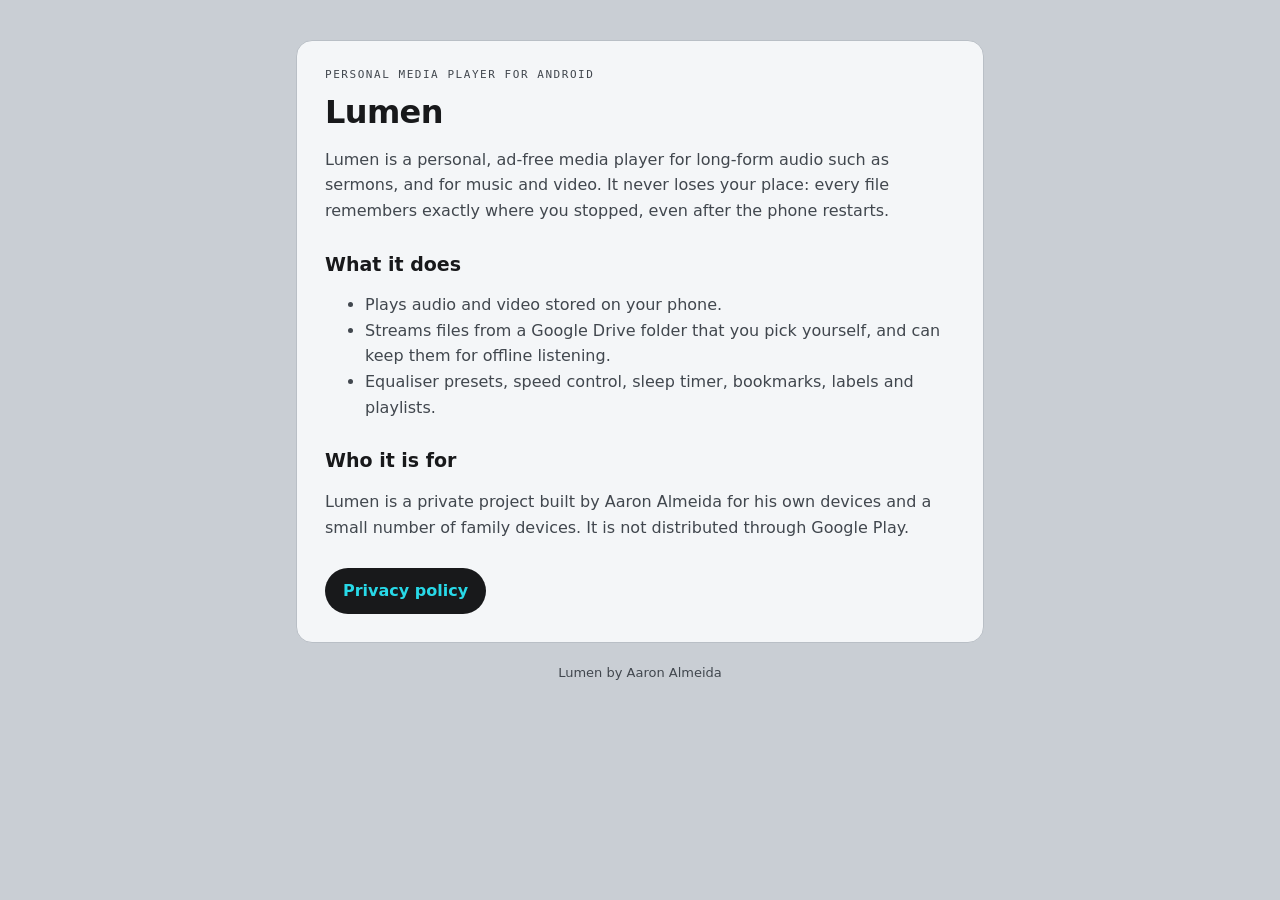
<file: docs/index.html>
<!doctype html><html lang="en-GB"><head><meta charset="utf-8"><meta name="viewport" content="width=device-width,initial-scale=1">
<title>Lumen</title><link rel="stylesheet" href="style.css"></head><body><main><div class="card">
<p class="eyebrow">Personal media player for Android</p>
<h1>Lumen</h1>
<p>Lumen is a personal, ad-free media player for long-form audio such as sermons, and for music and video. It never loses your place: every file remembers exactly where you stopped, even after the phone restarts.</p>
<h2>What it does</h2>
<ul><li>Plays audio and video stored on your phone.</li><li>Streams files from a Google Drive folder that you pick yourself, and can keep them for offline listening.</li><li>Equaliser presets, speed control, sleep timer, bookmarks, labels and playlists.</li></ul>
<h2>Who it is for</h2>
<p>Lumen is a private project built by Aaron Almeida for his own devices and a small number of family devices. It is not distributed through Google Play.</p>
<a class="pill" href="privacy.html">Privacy policy</a>
</div><footer>Lumen by Aaron Almeida</footer></main></body></html>
</file>
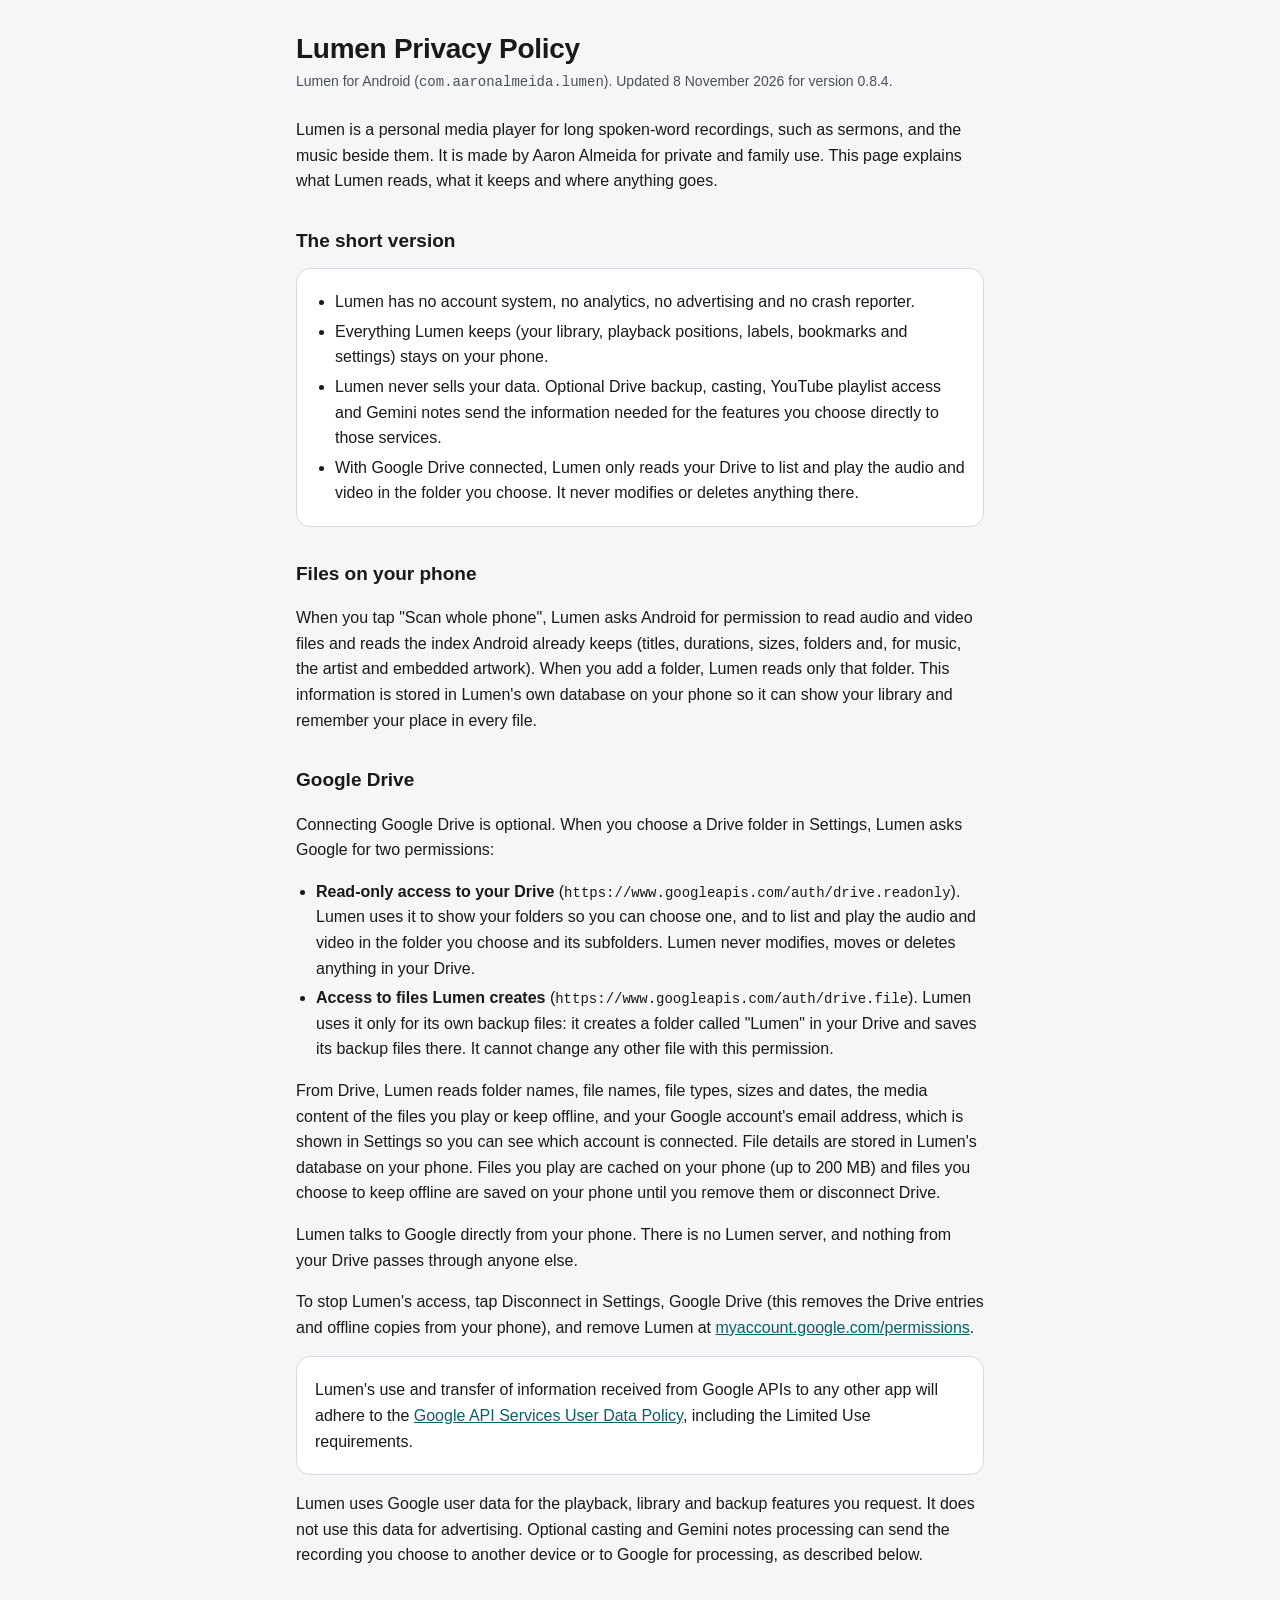
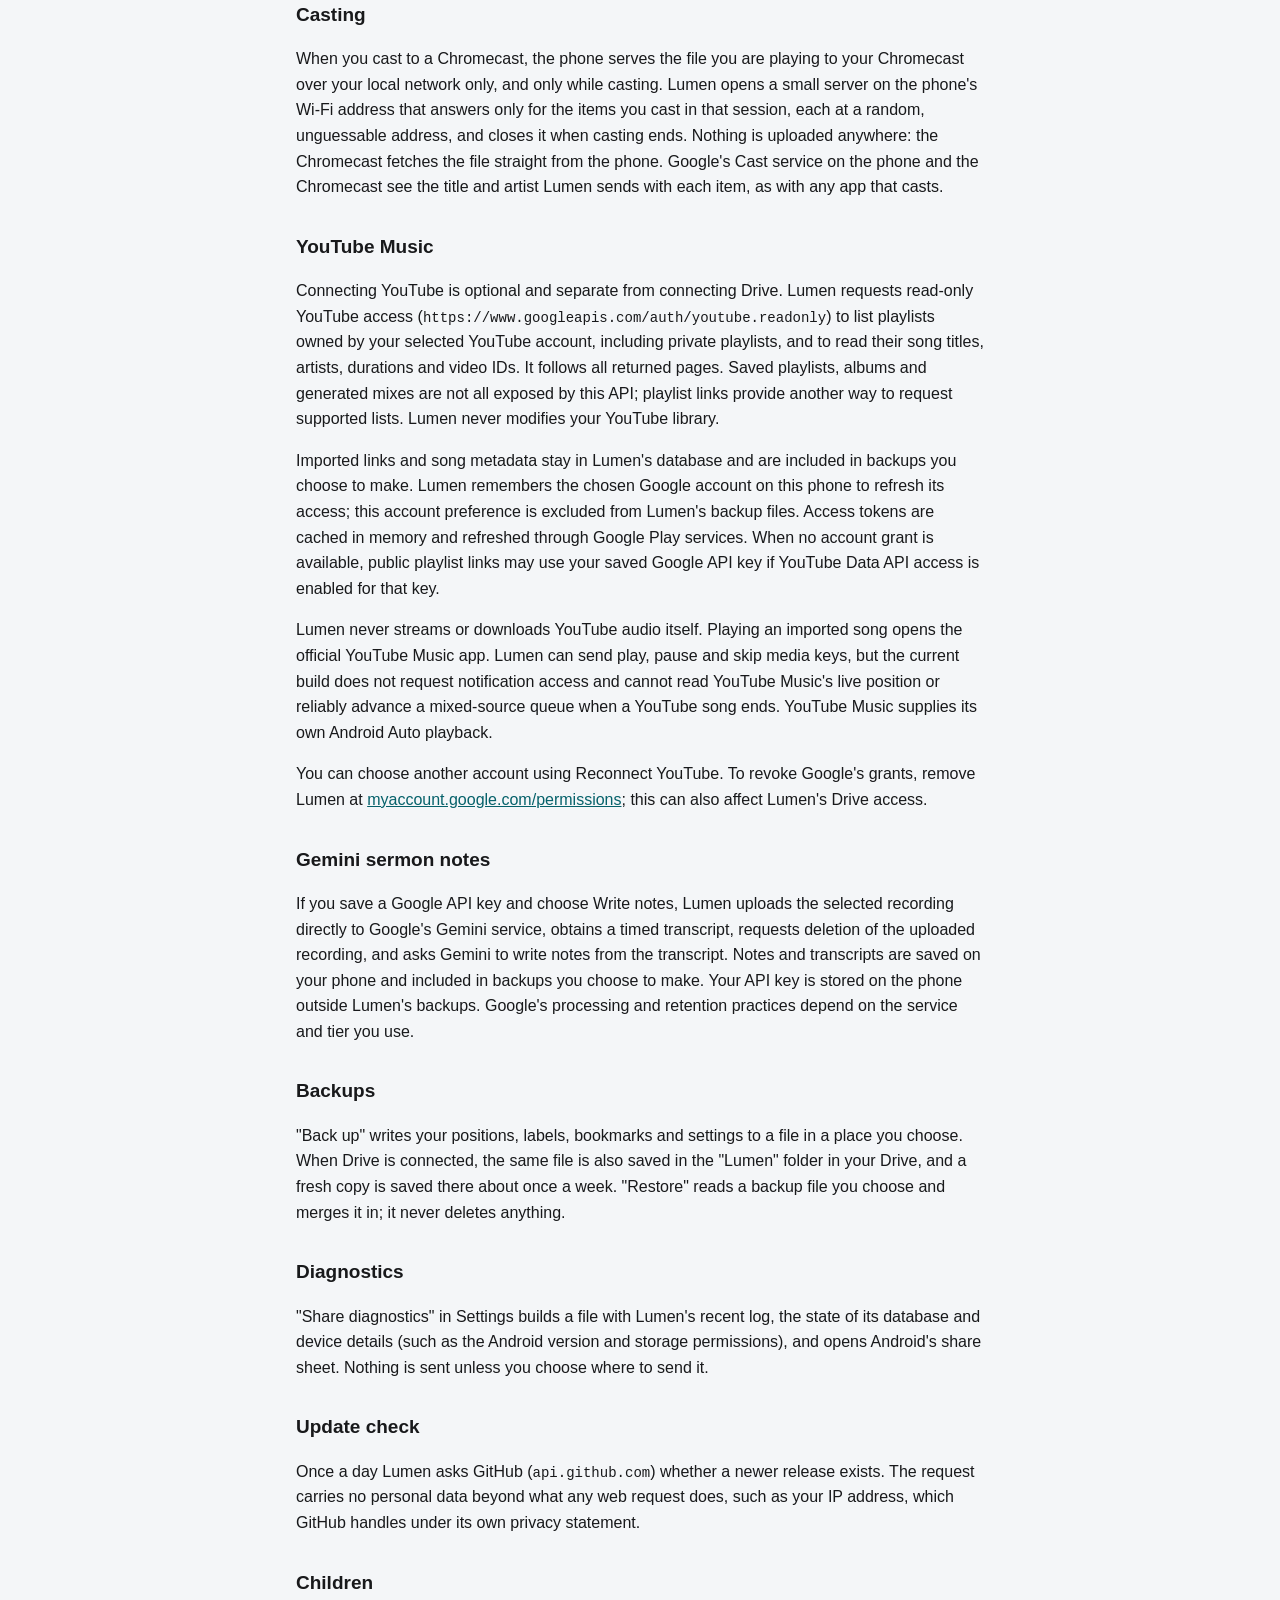
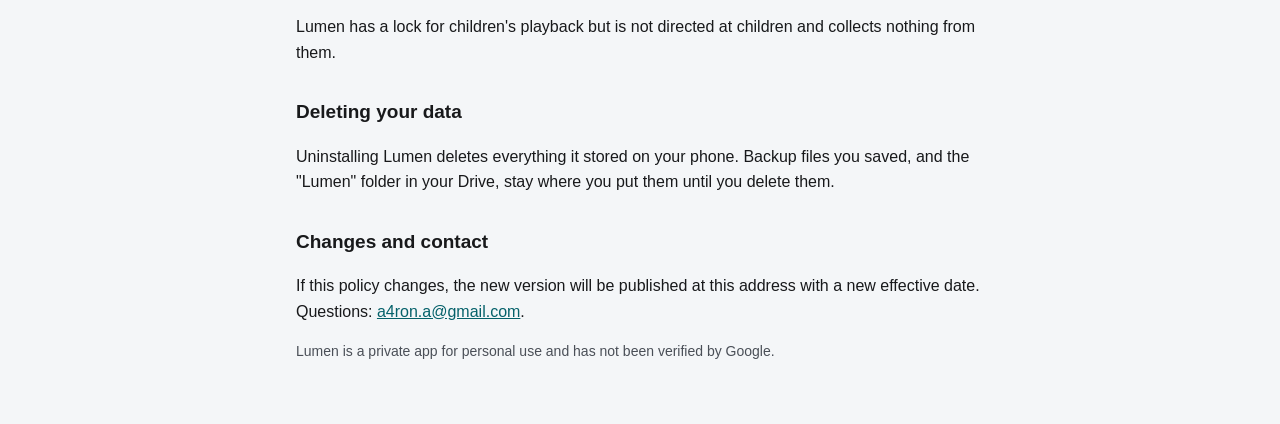
<file: docs/privacy.html>
<!doctype html>
<html lang="en-GB">
<head>
  <meta charset="utf-8">
  <meta name="viewport" content="width=device-width, initial-scale=1">
  <title>Lumen Privacy Policy</title>
  <meta name="description" content="How the Lumen media player for Android handles your data, including Google Drive access.">
  <style>
    :root {
      --bg: #F4F6F8;
      --surface: #FFFFFF;
      --text: #18191B;
      --text2: #4A4F57;
      --line: #D5DAE0;
      --ink: #05616A;
    }
    @media (prefers-color-scheme: dark) {
      :root {
        --bg: #000000;
        --surface: #121314;
        --text: #F4F6F8;
        --text2: #A9B0B8;
        --line: #26292D;
        --ink: #28D9E8;
      }
    }
    * { box-sizing: border-box; }
    html { -webkit-text-size-adjust: 100%; }
    body {
      margin: 0;
      background: var(--bg);
      color: var(--text);
      font: 16px/1.6 -apple-system, BlinkMacSystemFont, "Segoe UI", Roboto, "Helvetica Neue", Arial, sans-serif;
    }
    main { max-width: 720px; margin: 0 auto; padding: 32px 16px 48px; }
    h1 { font-size: 28px; line-height: 1.2; margin: 0 0 4px; font-weight: 600; letter-spacing: -0.01em; }
    .meta { color: var(--text2); font-size: 14px; margin: 0 0 24px; }
    h2 { font-size: 19px; margin: 32px 0 8px; font-weight: 600; }
    p, li { color: var(--text); }
    ul { padding-left: 20px; }
    li { margin: 4px 0; }
    a { color: var(--ink); }
    code { font-family: ui-monospace, "JetBrains Mono", Menlo, Consolas, monospace; font-size: 14px; overflow-wrap: anywhere; }
    .card {
      background: var(--surface);
      border: 1px solid var(--line);
      border-radius: 14px;
      padding: 4px 18px;
      margin: 12px 0;
    }
    .note { color: var(--text2); font-size: 14px; }
  </style>
</head>
<body>
<main>
  <h1>Lumen Privacy Policy</h1>
  <p class="meta">Lumen for Android (<code>com.aaronalmeida.lumen</code>). Updated 8 November 2026 for version 0.8.4.</p>

  <p>Lumen is a personal media player for long spoken-word recordings, such as sermons, and the music beside them. It is made by Aaron Almeida for private and family use. This page explains what Lumen reads, what it keeps and where anything goes.</p>

  <h2>The short version</h2>
  <div class="card">
    <ul>
      <li>Lumen has no account system, no analytics, no advertising and no crash reporter.</li>
      <li>Everything Lumen keeps (your library, playback positions, labels, bookmarks and settings) stays on your phone.</li>
      <li>Lumen never sells your data. Optional Drive backup, casting, YouTube playlist access and Gemini notes send the information needed for the features you choose directly to those services.</li>
      <li>With Google Drive connected, Lumen only reads your Drive to list and play the audio and video in the folder you choose. It never modifies or deletes anything there.</li>
    </ul>
  </div>

  <h2>Files on your phone</h2>
  <p>When you tap "Scan whole phone", Lumen asks Android for permission to read audio and video files and reads the index Android already keeps (titles, durations, sizes, folders and, for music, the artist and embedded artwork). When you add a folder, Lumen reads only that folder. This information is stored in Lumen's own database on your phone so it can show your library and remember your place in every file.</p>

  <h2>Google Drive</h2>
  <p>Connecting Google Drive is optional. When you choose a Drive folder in Settings, Lumen asks Google for two permissions:</p>
  <ul>
    <li><strong>Read-only access to your Drive</strong> (<code>https://www.googleapis.com/auth/drive.readonly</code>). Lumen uses it to show your folders so you can choose one, and to list and play the audio and video in the folder you choose and its subfolders. Lumen never modifies, moves or deletes anything in your Drive.</li>
    <li><strong>Access to files Lumen creates</strong> (<code>https://www.googleapis.com/auth/drive.file</code>). Lumen uses it only for its own backup files: it creates a folder called "Lumen" in your Drive and saves its backup files there. It cannot change any other file with this permission.</li>
  </ul>
  <p>From Drive, Lumen reads folder names, file names, file types, sizes and dates, the media content of the files you play or keep offline, and your Google account's email address, which is shown in Settings so you can see which account is connected. File details are stored in Lumen's database on your phone. Files you play are cached on your phone (up to 200 MB) and files you choose to keep offline are saved on your phone until you remove them or disconnect Drive.</p>
  <p>Lumen talks to Google directly from your phone. There is no Lumen server, and nothing from your Drive passes through anyone else.</p>
  <p>To stop Lumen's access, tap Disconnect in Settings, Google Drive (this removes the Drive entries and offline copies from your phone), and remove Lumen at <a href="https://myaccount.google.com/permissions">myaccount.google.com/permissions</a>.</p>
  <div class="card">
    <p>Lumen's use and transfer of information received from Google APIs to any other app will adhere to the <a href="https://developers.google.com/terms/api-services-user-data-policy">Google API Services User Data Policy</a>, including the Limited Use requirements.</p>
  </div>
  <p>Lumen uses Google user data for the playback, library and backup features you request. It does not use this data for advertising. Optional casting and Gemini notes processing can send the recording you choose to another device or to Google for processing, as described below.</p>

  <h2>Casting</h2>
  <p>When you cast to a Chromecast, the phone serves the file you are playing to your Chromecast over your local network only, and only while casting. Lumen opens a small server on the phone's Wi-Fi address that answers only for the items you cast in that session, each at a random, unguessable address, and closes it when casting ends. Nothing is uploaded anywhere: the Chromecast fetches the file straight from the phone. Google's Cast service on the phone and the Chromecast see the title and artist Lumen sends with each item, as with any app that casts.</p>

  <h2>YouTube Music</h2>
  <p>Connecting YouTube is optional and separate from connecting Drive. Lumen requests read-only YouTube access (<code>https://www.googleapis.com/auth/youtube.readonly</code>) to list playlists owned by your selected YouTube account, including private playlists, and to read their song titles, artists, durations and video IDs. It follows all returned pages. Saved playlists, albums and generated mixes are not all exposed by this API; playlist links provide another way to request supported lists. Lumen never modifies your YouTube library.</p>
  <p>Imported links and song metadata stay in Lumen's database and are included in backups you choose to make. Lumen remembers the chosen Google account on this phone to refresh its access; this account preference is excluded from Lumen's backup files. Access tokens are cached in memory and refreshed through Google Play services. When no account grant is available, public playlist links may use your saved Google API key if YouTube Data API access is enabled for that key.</p>
  <p>Lumen never streams or downloads YouTube audio itself. Playing an imported song opens the official YouTube Music app. Lumen can send play, pause and skip media keys, but the current build does not request notification access and cannot read YouTube Music's live position or reliably advance a mixed-source queue when a YouTube song ends. YouTube Music supplies its own Android Auto playback.</p>
  <p>You can choose another account using Reconnect YouTube. To revoke Google's grants, remove Lumen at <a href="https://myaccount.google.com/permissions">myaccount.google.com/permissions</a>; this can also affect Lumen's Drive access.</p>

  <h2>Gemini sermon notes</h2>
  <p>If you save a Google API key and choose Write notes, Lumen uploads the selected recording directly to Google's Gemini service, obtains a timed transcript, requests deletion of the uploaded recording, and asks Gemini to write notes from the transcript. Notes and transcripts are saved on your phone and included in backups you choose to make. Your API key is stored on the phone outside Lumen's backups. Google's processing and retention practices depend on the service and tier you use.</p>

  <h2>Backups</h2>
  <p>"Back up" writes your positions, labels, bookmarks and settings to a file in a place you choose. When Drive is connected, the same file is also saved in the "Lumen" folder in your Drive, and a fresh copy is saved there about once a week. "Restore" reads a backup file you choose and merges it in; it never deletes anything.</p>

  <h2>Diagnostics</h2>
  <p>"Share diagnostics" in Settings builds a file with Lumen's recent log, the state of its database and device details (such as the Android version and storage permissions), and opens Android's share sheet. Nothing is sent unless you choose where to send it.</p>

  <h2>Update check</h2>
  <p>Once a day Lumen asks GitHub (<code>api.github.com</code>) whether a newer release exists. The request carries no personal data beyond what any web request does, such as your IP address, which GitHub handles under its own privacy statement.</p>

  <h2>Children</h2>
  <p>Lumen has a lock for children's playback but is not directed at children and collects nothing from them.</p>

  <h2>Deleting your data</h2>
  <p>Uninstalling Lumen deletes everything it stored on your phone. Backup files you saved, and the "Lumen" folder in your Drive, stay where you put them until you delete them.</p>

  <h2>Changes and contact</h2>
  <p>If this policy changes, the new version will be published at this address with a new effective date. Questions: <a href="mailto:a4ron.a@gmail.com">a4ron.a@gmail.com</a>.</p>
  <p class="note">Lumen is a private app for personal use and has not been verified by Google.</p>
</main>
</body>
</html>
</file>
<file: docs/style.css>
:root{--base:#C9CED4;--card:#F4F6F8;--ink:#18191B;--ink2:#41474E;--cyan:#28D9E8;--deep:#05616A}
*{box-sizing:border-box}body{margin:0;background:var(--base);color:var(--ink);font:16px/1.6 Inter,system-ui,-apple-system,"Segoe UI",sans-serif}
main{max-width:720px;margin:0 auto;padding:40px 16px 64px}
.card{background:var(--card);border:1px solid #B9BFC6;border-radius:16px;padding:28px}
h1{font:600 32px/1.15 Manrope,Inter,system-ui,sans-serif;letter-spacing:-.02em;margin:0 0 4px}
h2{font:600 19px/1.3 Manrope,Inter,system-ui,sans-serif;margin:28px 0 6px}
.eyebrow{font:500 11px/1 "JetBrains Mono",ui-monospace,monospace;letter-spacing:.14em;text-transform:uppercase;color:var(--ink2);margin:0 0 14px}
p,li{color:var(--ink2)}a{color:var(--deep)}
.pill{display:inline-block;background:var(--ink);color:var(--cyan);border-radius:999px;padding:10px 18px;text-decoration:none;font-weight:600;margin-top:12px}
footer{margin-top:20px;font-size:13px;color:var(--ink2);text-align:center}
</file>
